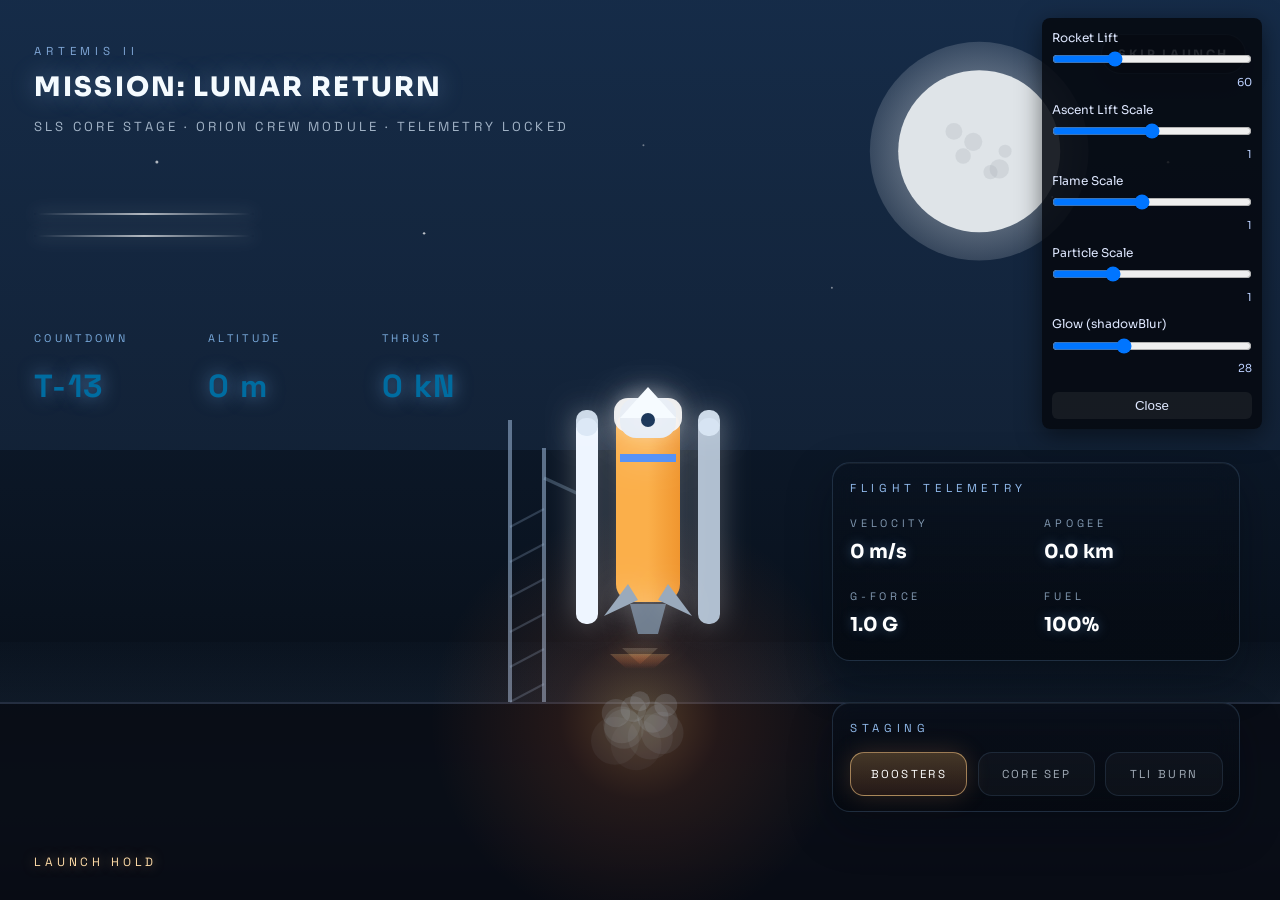
<file: index.html>
<!DOCTYPE html>
<html lang="en">
<head>
    <meta charset="UTF-8">
    <meta name="viewport" content="width=device-width, initial-scale=1.0">
    <title>Physics Study Hub</title>
    <link rel="preconnect" href="https://fonts.googleapis.com">
    <link rel="preconnect" href="https://fonts.gstatic.com" crossorigin>
    <link href="https://fonts.googleapis.com/css2?family=Sora:wght@400;600;700;800&family=Space+Grotesk:wght@500;700&display=swap" rel="stylesheet">
    <link rel="stylesheet" href="styles.css">
</head>
<body>
    <!-- ROCKET LAUNCH SIMULATOR -->
    <div id="railgun-intro" class="railgun-intro active">
        <canvas id="railgun-canvas"></canvas>
        <button class="skip-launch-btn" type="button" onclick="skipLaunchIntro()">Skip Launch</button>
        
        <div class="railgun-overlay">
            <div class="mission-banner">
                <div class="mission-kicker">ARTEMIS II</div>
                <div class="mission-title">MISSION: LUNAR RETURN</div>
                <div class="mission-subtitle">SLS CORE STAGE · ORION CREW MODULE · TELEMETRY LOCKED</div>
            </div>

            <div class="overlay-top"></div>
            
            <div class="stats-panel">
                <div class="stat-item">
                    <span class="stat-name">COUNTDOWN</span>
                    <span class="stat-value" id="charge-display">T-10</span>
                </div>
                <div class="stat-item">
                    <span class="stat-name">ALTITUDE</span>
                    <span class="stat-value" id="velocity-display">0 m</span>
                </div>
                <div class="stat-item">
                    <span class="stat-name">THRUST</span>
                    <span class="stat-value" id="field-display">0 kN</span>
                </div>
            </div>

            <div class="telemetry-panel">
                <div class="telemetry-header">FLIGHT TELEMETRY</div>
                <div class="telemetry-grid">
                    <div class="telemetry-item">
                        <span class="telemetry-label">VELOCITY</span>
                        <span class="telemetry-value" id="speed-display">0 m/s</span>
                    </div>
                    <div class="telemetry-item">
                        <span class="telemetry-label">APOGEE</span>
                        <span class="telemetry-value" id="apogee-display">0 km</span>
                    </div>
                    <div class="telemetry-item">
                        <span class="telemetry-label">G-FORCE</span>
                        <span class="telemetry-value" id="gforce-display">1.0 G</span>
                    </div>
                    <div class="telemetry-item">
                        <span class="telemetry-label">FUEL</span>
                        <span class="telemetry-value" id="fuel-display">100%</span>
                    </div>
                </div>
            </div>

            <div class="stage-panel">
                <div class="stage-header">STAGING</div>
                <div class="stage-track">
                    <div class="stage-step active" id="stage-1">BOOSTERS</div>
                    <div class="stage-step" id="stage-2">CORE SEP</div>
                    <div class="stage-step" id="stage-3">TLI BURN</div>
                </div>
            </div>
            
            <div class="status-bar">
                <span id="status-display">IGNITION SEQUENCE</span>
            </div>
        </div>
    </div>

    <nav class="navbar" style="display: none;">
        <div class="nav-container">
            <h1 class="logo">Physics Study Hub</h1>
            <div class="nav-controls">
                <button id="dark-mode-toggle" class="dark-mode-btn" aria-label="Toggle dark mode" title="Dark mode">🌙</button>
                <ul class="nav-menu">
                    <li><a href="#" onclick="showSection('notes')" class="nav-link">Notes</a></li>
                    <li><a href="#" onclick="showSection('flashcards')" class="nav-link">Flashcards</a></li>
                    <li><a href="#" onclick="showSection('timer')" class="nav-link">Timer</a></li>
                    <li><a href="#" onclick="showSection('quiz')" class="nav-link">Quiz</a></li>
                    <li><a href="#" onclick="showSection('problems')" class="nav-link">Problems</a></li>
                    <li><a href="#" onclick="showSection('resources')" class="nav-link">Resources</a></li>
                    <li><a href="#" onclick="showSection('exams')" class="nav-link">Practice Exams</a></li>
                    <li><a href="#" onclick="showSection('dashboard')" class="nav-link">Dashboard</a></li>
                    <li><a href="#" onclick="showSection('team')" class="nav-link">Team</a></li>
                    <li><a href="#" onclick="showSection('progress')" class="nav-link">Progress</a></li>
                    <li><a href="#" onclick="showSection('formulas')" class="nav-link">📋 Formulas</a></li>
                    <li><a href="#" onclick="showSection('apps')" class="nav-link">🔬 Apps & Labs</a></li>
                    <li><a href="#" onclick="showSection('tools')" class="nav-link">🛠️ Tools</a></li>
                    <li><a href="#" onclick="showSection('engr216')" class="nav-link">ENGR 216</a></li>
                </ul>
            </div>
        </div>
    </nav>

    <main style="display: none;">
        <section id="notes" class="section">
            <div class="section-header">
                <h2>📚 Study Notes</h2>
                <p>Review key concepts and topics from physics</p>
            </div>
            <div class="notes-container">
                <div class="notes-sidebar" id="notes-menu">
                    <button class="note-btn active" onclick="ContentManager.loadNotes('kinematics')">Kinematics & Motion</button>
                    <button class="note-btn" onclick="ContentManager.loadNotes('forces')">Forces & Newton's Laws</button>
                    <button class="note-btn" onclick="ContentManager.loadNotes('energy')">Energy & Work</button>
                    <button class="note-btn" onclick="ContentManager.loadNotes('momentum')">Momentum & Collisions</button>
                    <button class="note-btn" onclick="ContentManager.loadNotes('waves')">Waves & Sound</button>
                    <button class="note-btn" onclick="ContentManager.loadNotes('circular')">Circular Motion & Gravity</button>
                    <button class="note-btn" onclick="ContentManager.loadNotes('fluids')">Fluids & Pressure</button>
                    <button class="note-btn" onclick="ContentManager.loadNotes('thermodynamics')">Thermodynamics & Heat</button>
                    <button class="note-btn" onclick="ContentManager.loadNotes('electrostatics')">Electrostatics & Charge</button>
                    <button class="note-btn" onclick="ContentManager.loadNotes('magnetism')">Magnetism & EM Effects</button>
                    <button class="note-btn" onclick="ContentManager.loadNotes('optics')">Optics & Light</button>
                    <button class="note-btn" onclick="ContentManager.loadNotes('modern')">Modern Physics & Quantum</button>
                    <button class="note-btn" onclick="ContentManager.loadNotes('relativity')">Relativity & Space-Time</button>
                    <button class="note-btn" onclick="ContentManager.loadNotes('shm')">SHM & Oscillations</button>
                </div>
                <div id="notes-content" class="notes-content"></div>
            </div>
        </section>

        <section id="flashcards" class="section" style="display: none;">
            <div class="section-header">
                <h2>🃏 Flashcards</h2>
                <p>Study with interactive flashcards</p>
            </div>
            <div class="flashcards-container">
                <div id="flashcard-container" class="flashcard" onclick="Flashcard.toggle()">
                    <div class="flashcard-inner">
                        <div class="flashcard-front">Question</div>
                        <div class="flashcard-back">Answer</div>
                    </div>
                </div>
                <div class="flashcard-controls">
                    <button onclick="Flashcard.prev()" class="btn">← Previous</button>
                    <span id="card-counter">1 / 10</span>
                    <button onclick="Flashcard.next()" class="btn">Next →</button>
                </div>
                <div class="card-nav">
                    <button onclick="Flashcard.shuffle()" class="btn btn-primary">🔀 Shuffle</button>
                </div>
            </div>
        </section>

        <section id="timer" class="section" style="display: none;">
            <div class="section-header"><h2>⏱️ Study Timer</h2><p>Pomodoro-style focused study sessions</p></div>
            <div id="timer-content"></div>
        </section>

        <section id="quiz" class="section" style="display: none;">
            <div class="section-header"><h2>❓ Quiz Mode</h2><p>Test your knowledge with quizzes</p></div>
            <div class="quiz-container"><div id="quiz-content"></div></div>
        </section>

        <section id="problems" class="section" style="display: none;">
            <div class="section-header"><h2>📝 Practice Problems</h2><p>Work through problem solutions</p></div>
            <div class="problems-container">
                <div class="problems-sidebar" id="problems-menu">
                    <button class="problem-btn active" onclick="ContentManager.loadProblems('kinematics')">Kinematics</button>
                    <button class="problem-btn" onclick="ContentManager.loadProblems('forces')">Forces</button>
                    <button class="problem-btn" onclick="ContentManager.loadProblems('energy')">Energy</button>
                    <button class="problem-btn" onclick="ContentManager.loadProblems('momentum')">Momentum</button>
                    <button class="problem-btn" onclick="ContentManager.loadProblems('waves')">Waves</button>
                    <button class="problem-btn" onclick="ContentManager.loadProblems('circular')">Circular Motion</button>
                    <button class="problem-btn" onclick="ContentManager.loadProblems('fluids')">Fluids</button>
                    <button class="problem-btn" onclick="ContentManager.loadProblems('thermodynamics')">Thermodynamics</button>
                    <button class="problem-btn" onclick="ContentManager.loadProblems('electrostatics')">Electrostatics</button>
                    <button class="problem-btn" onclick="ContentManager.loadProblems('magnetism')">Magnetism</button>
                    <button class="problem-btn" onclick="ContentManager.loadProblems('optics')">Optics</button>
                    <button class="problem-btn" onclick="ContentManager.loadProblems('modern')">Modern Physics</button>
                    <button class="problem-btn" onclick="ContentManager.loadProblems('relativity')">Relativity</button>
                    <button class="problem-btn" onclick="ContentManager.loadProblems('shm')">SHM & Oscillations</button>
                </div>
                <div id="problems-content" class="problems-content"></div>
            </div>
        </section>

        <section id="resources" class="section" style="display: none;"><div class="section-header"><h2>📄 Study Resources</h2><p>Additional learning materials and references</p></div><div id="resources-content"></div></section>
        <section id="exams" class="section" style="display: none;"><div class="section-header"><h2>🧪 Practice Exams</h2><p>Full practice exams with automatic grading</p></div><div id="exam-content"></div></section>
        <section id="dashboard" class="section" style="display: none;"><div class="section-header"><h2>📈 Dashboard</h2><p>Quick summary of your study progress</p></div><div id="dashboard-content"></div></section>
        <section id="team" class="section" style="display: none;"><div class="section-header"><h2>👥 About</h2><p>Information about this project</p></div><div id="team-content"></div></section>
        <section id="progress" class="section" style="display: none;"><div class="section-header"><h2>📊 Your Progress</h2><p>Track your learning journey and achievements</p></div><div id="progress-content"></div></section>
        <section id="formulas" class="section" style="display: none;"><div class="section-header"><h2>📋 Formula Sheet</h2><p>Quick reference of all essential equations</p></div><div id="formulas-content"></div></section>
        <section id="apps" class="section" style="display: none;"><div class="section-header"><h2>🔬 Real-World Applications</h2><p>Physics in everyday life and modern technology</p></div><div id="apps-content"></div></section>
        <section id="tools" class="section" style="display: none;"><div class="section-header"><h2>🛠️ Study Tools & Resources</h2><p>Advanced learning tools and interactive simulations</p></div><div id="tools-content"></div></section>
        <section id="otherclass" class="section" style="display: none;">
            <div class="section-header">
                <h2>📘 Other Class</h2>
                <p>Imported content from another course — replace with your class materials.</p>
            </div>
            <div id="otherclass-content" class="notes-content"></div>
        </section>
        <section id="engr216" class="section" style="display: none;">
            <div class="section-header">
                <h2>🧰 ENGR 216 — Prof Ball</h2>
                <p>Exam-focused guidance, worked sequences, and flagged pitfalls for Prof Ball's style.</p>
            </div>
            <div id="engr216-content" class="notes-content"></div>
        </section>
    </main>

    <script src="data.js"></script>
    <script src="script.js"></script>
</body>
</html>
</file>
<file: styles.css>
* {
    margin: 0;
    padding: 0;
    box-sizing: border-box;
}

:root {
    --bg-1: #081f2e;
    --bg-2: #0f2b3c;
    --surface: rgba(246, 252, 255, 0.95);
    --surface-soft: rgba(255, 255, 255, 0.68);
    --text: #12212e;
    --muted: #456073;
    --brand: #0088c9;
    --brand-strong: #006ca0;
    --accent: #f0a620;
    --ok: #2ea26d;
    --warn: #ce7f08;
    --danger: #cc4e41;
    --shadow: 0 24px 56px rgba(3, 20, 31, 0.24);
}

body.dark-mode {
    --surface: #1a2332;
    --surface-soft: #0f192a;
    --text: #e4f1ff;
    --muted: #9cb3cc;
}

body.dark-mode .section {
    background: linear-gradient(155deg, #1a2332, #0f192a);
    border-color: rgba(255, 255, 255, 0.12);
}

body.dark-mode .notes-content,
body.dark-mode .problems-content,
body.dark-mode #quiz-content {
    background: #0f192a;
    border-color: rgba(255, 255, 255, 0.14);
}

body.dark-mode .note-btn,
body.dark-mode .problem-btn {
    background: #0d1620;
    border-color: rgba(255, 255, 255, 0.18);
    color: #d8eefa;
}

body.dark-mode .quiz-option {
    background: #0f192a;
    border-color: rgba(255, 255, 255, 0.15);
    color: #e4f1ff;
}

/* ============================================
   ROCKET LAUNCH SIMULATOR
   ============================================ */

.railgun-intro {
    position: fixed;
    inset: 0;
    z-index: 99999;
    overflow: hidden;
    background:
        radial-gradient(circle at 50% 110%, rgba(255, 138, 76, 0.35), transparent 25%),
        radial-gradient(circle at 50% 0%, rgba(81, 171, 255, 0.12), transparent 28%),
        linear-gradient(180deg, #07111e 0%, #0a1626 46%, #05080f 100%);
    opacity: 1;
    transition: opacity 0.7s ease-out;
    font-family: 'Space Grotesk', sans-serif;
}

.railgun-intro.active {
    opacity: 1;
    pointer-events: all;
}

.railgun-intro.hidden {
    opacity: 0;
    pointer-events: none;
    visibility: hidden;
}

.skip-launch-btn {
    position: absolute;
    top: clamp(18px, 3vw, 34px);
    right: clamp(18px, 3vw, 34px);
    z-index: 5;
    border: 1px solid rgba(159, 205, 255, 0.24);
    border-radius: 999px;
    padding: 0.75rem 1rem;
    background: rgba(7, 13, 24, 0.7);
    color: #eef6ff;
    font-family: 'Sora', sans-serif;
    font-size: 0.72rem;
    font-weight: 700;
    letter-spacing: 0.22em;
    text-transform: uppercase;
    cursor: pointer;
    box-shadow: 0 10px 24px rgba(0, 0, 0, 0.28);
    backdrop-filter: blur(10px);
    transition: transform 0.2s ease, border-color 0.2s ease, background 0.2s ease;
}

.skip-launch-btn:hover {
    transform: translateY(-1px);
    border-color: rgba(159, 205, 255, 0.48);
    background: rgba(11, 20, 34, 0.86);
}

.skip-launch-btn:focus-visible {
    outline: 2px solid rgba(159, 205, 255, 0.85);
    outline-offset: 3px;
}

#railgun-canvas {
    position: absolute;
    inset: 0;
    width: 100%;
    height: 100%;
}

.railgun-overlay {
    position: absolute;
    inset: 0;
    display: flex;
    flex-direction: column;
    justify-content: space-between;
    padding: clamp(22px, 3vw, 40px) clamp(22px, 3vw, 34px) clamp(18px, 2.2vw, 28px);
    pointer-events: none;
}

.mission-banner {
    display: grid;
    gap: 0.4rem;
    align-self: flex-start;
    max-width: 560px;
    padding: 0.2rem 0 0.5rem;
}

.mission-kicker {
    color: #9ecaff;
    font-size: 0.72rem;
    letter-spacing: 0.42em;
    text-transform: uppercase;
    opacity: 0.78;
}

.mission-title {
    color: #f5fbff;
    font-family: 'Sora', sans-serif;
    font-size: clamp(1.25rem, 2.1vw, 2.1rem);
    font-weight: 800;
    letter-spacing: 0.08em;
    text-transform: uppercase;
    text-shadow: 0 0 24px rgba(161, 203, 255, 0.35);
}

.mission-subtitle {
    color: rgba(215, 231, 248, 0.72);
    font-size: 0.82rem;
    letter-spacing: 0.24em;
    text-transform: uppercase;
}

.overlay-top {
    position: relative;
    height: 98px;
}

.overlay-top::before,
.overlay-top::after {
    content: '';
    position: absolute;
    left: 0;
    height: 2px;
    border-radius: 999px;
    background: linear-gradient(90deg, transparent, rgba(255, 255, 255, 0.9), transparent);
    box-shadow: 0 0 16px rgba(255, 255, 255, 0.45);
    animation: scanline 2.4s ease-out forwards;
}

.overlay-top::before {
    top: 28px;
    width: 220px;
}

.overlay-top::after {
    top: 50px;
    width: 150px;
    opacity: 0.72;
    animation-delay: 0.35s;
}

@keyframes scanline {
    0% { width: 0; opacity: 0.15; }
    100% { width: 220px; opacity: 0.75; }
}

.stats-panel {
    display: flex;
    gap: clamp(24px, 5vw, 72px);
    align-items: flex-end;
    flex-wrap: wrap;
    margin-top: 0.35rem;
}

.stat-item {
    display: flex;
    flex-direction: column;
    gap: 8px;
    min-width: 110px;
}

.stat-name {
    color: #8fc7ff;
    font-size: 11px;
    letter-spacing: 0.3em;
    text-transform: uppercase;
    opacity: 0.82;
}

.stat-value {
    color: #ffffff;
    font-family: 'Sora', sans-serif;
    font-weight: 800;
    font-size: clamp(22px, 3vw, 34px);
    letter-spacing: 0.04em;
    text-shadow: 0 0 18px rgba(130, 191, 255, 0.55);
}

.status-bar {
    color: #ffdca8;
    font-size: 12px;
    letter-spacing: 0.32em;
    text-transform: uppercase;
    text-shadow: 0 0 12px rgba(255, 197, 119, 0.55);
    animation: blink 1.1s steps(2, end) infinite;
}

#status-display {
    display: inline-block;
}

.telemetry-panel {
    align-self: flex-end;
    width: min(100%, 408px);
    padding: 1rem 1.05rem;
    border: 1px solid rgba(143, 199, 255, 0.16);
    border-radius: 18px;
    background: linear-gradient(180deg, rgba(8, 16, 28, 0.38), rgba(5, 9, 16, 0.74));
    box-shadow: 0 18px 44px rgba(4, 8, 16, 0.35), inset 0 1px 0 rgba(255, 255, 255, 0.05);
    backdrop-filter: blur(12px);
    margin-right: 0.35rem;
}

.telemetry-header,
.stage-header {
    color: #9ecaff;
    font-size: 0.72rem;
    letter-spacing: 0.4em;
    text-transform: uppercase;
    opacity: 0.92;
}

.telemetry-grid {
    display: grid;
    grid-template-columns: repeat(2, minmax(0, 1fr));
    gap: 0.85rem 1rem;
    margin-top: 0.9rem;
}

.telemetry-item {
    display: grid;
    gap: 0.3rem;
    padding: 0.2rem 0;
}

.telemetry-label {
    color: rgba(183, 212, 242, 0.7);
    font-size: 0.68rem;
    letter-spacing: 0.34em;
    text-transform: uppercase;
}

.telemetry-value {
    color: #ffffff;
    font-family: 'Sora', sans-serif;
    font-size: clamp(1rem, 1.5vw, 1.25rem);
    font-weight: 700;
    text-shadow: 0 0 12px rgba(130, 191, 255, 0.35);
}

.stage-panel {
    align-self: flex-end;
    width: min(100%, 408px);
    padding: 1rem 1.05rem 0.95rem;
    border: 1px solid rgba(143, 199, 255, 0.16);
    border-radius: 18px;
    background: linear-gradient(180deg, rgba(10, 18, 31, 0.45), rgba(5, 9, 16, 0.82));
    box-shadow: 0 18px 44px rgba(4, 8, 16, 0.3), inset 0 1px 0 rgba(255, 255, 255, 0.04);
    backdrop-filter: blur(12px);
    margin-right: 0.35rem;
}

.stage-track {
    display: grid;
    grid-template-columns: repeat(3, minmax(0, 1fr));
    gap: 0.65rem;
    margin-top: 0.9rem;
}

.stage-step {
    position: relative;
    padding: 0.75rem 0.7rem;
    border-radius: 14px;
    background: rgba(255, 255, 255, 0.03);
    border: 1px solid rgba(143, 199, 255, 0.12);
    color: rgba(224, 237, 249, 0.7);
    font-size: 0.72rem;
    letter-spacing: 0.2em;
    text-transform: uppercase;
    text-align: center;
}

.stage-step.active {
    color: #ffffff;
    border-color: rgba(255, 204, 136, 0.55);
    background: linear-gradient(180deg, rgba(255, 184, 94, 0.25), rgba(255, 130, 59, 0.12));
    box-shadow: 0 0 24px rgba(255, 166, 92, 0.18);
}

@keyframes blink {
    0%, 49% { opacity: 1; }
    50%, 100% { opacity: 0.55; }
}

body.dark-mode .quiz-option {
    background: #0f192a;
    border-color: rgba(255, 255, 255, 0.15);
    color: #e4f1ff;
}

body.dark-mode .problem-item {
    background: #0d1620;
    border-color: rgba(255, 255, 255, 0.15);
    color: #e4f1ff;
}

body.dark-mode .progress-stat {
    background: #0d1620;
    border-color: rgba(255, 255, 255, 0.15);
}

body.dark-mode .resource-card {
    background: #0d1620;
    border-color: rgba(255, 255, 255, 0.15);
}

/* Dashboard */
.dashboard-grid {
    display: grid;
    grid-template-columns: repeat(auto-fit, minmax(180px, 1fr));
    gap: 1rem;
}

.dashboard-card {
    background: #f7fcff;
    border: 1px solid #d5e6f0;
    border-radius: 12px;
    padding: 1.25rem;
    text-align: center;
    transition: all 0.3s cubic-bezier(0.4, 0, 0.2, 1);
    cursor: pointer;
    position: relative;
    overflow: hidden;
}

.dashboard-card::before {
    content: '';
    position: absolute;
    top: 0;
    left: -100%;
    width: 100%;
    height: 100%;
    background: linear-gradient(90deg, transparent, rgba(255, 255, 255, 0.5), transparent);
    transition: left 0.5s ease;
}

.dashboard-card:hover {
    transform: translateY(-4px);
    box-shadow: 0 12px 28px rgba(0, 136, 201, 0.15);
    border-color: var(--brand);
}

.dashboard-card:hover::before {
    left: 100%;
}

.dashboard-card h3 {
    color: #17364d;
    font-family: 'Space Grotesk', sans-serif;
    margin-bottom: 0.75rem;
    position: relative;
    z-index: 1;
}

.progress-hero {
    display: flex;
    justify-content: space-between;
    gap: 1rem;
    align-items: end;
    padding: 1.25rem 1.35rem;
    background: linear-gradient(140deg, rgba(0, 136, 201, 0.12), rgba(240, 166, 32, 0.1));
    border: 1px solid #d5e6f0;
    border-radius: 16px;
    margin-bottom: 1.2rem;
}

.progress-hero h3,
.progress-card h3 {
    font-family: 'Space Grotesk', sans-serif;
    color: #17364d;
    margin-bottom: 0.4rem;
}

.progress-hero p {
    color: var(--muted);
    margin: 0;
}

.progress-hero-stats {
    display: grid;
    grid-template-columns: repeat(3, minmax(0, 1fr));
    gap: 0.8rem;
    min-width: min(360px, 100%);
}

.progress-hero-stats div {
    background: #ffffff;
    border: 1px solid #d5e6f0;
    border-radius: 14px;
    padding: 0.8rem;
    text-align: center;
}

.progress-hero-stats strong {
    display: block;
    font-family: 'Space Grotesk', sans-serif;
    font-size: 1.3rem;
    color: var(--brand-strong);
}

.progress-hero-stats span {
    color: var(--muted);
    font-size: 0.84rem;
}

.progress-tracks {
    display: grid;
    grid-template-columns: repeat(2, minmax(0, 1fr));
    gap: 1rem;
}

.progress-track,
.progress-card {
    background: #f7fcff;
    border: 1px solid #d5e6f0;
    border-radius: 16px;
    padding: 1rem 1.05rem;
}

.progress-track-head {
    display: flex;
    justify-content: space-between;
    gap: 0.75rem;
    align-items: baseline;
    margin-bottom: 0.7rem;
}

.progress-track-head h4 {
    color: #17364d;
    font-family: 'Space Grotesk', sans-serif;
    font-size: 0.98rem;
}

.progress-track-head span {
    color: var(--brand-strong);
    font-weight: 800;
}

.progress-details {
    display: grid;
    grid-template-columns: 1.1fr 1fr 1fr;
    gap: 1rem;
    margin-top: 1rem;
}

.progress-milestones {
    margin: 0;
    padding-left: 1.1rem;
    color: #264053;
}

.progress-milestones li + li {
    margin-top: 0.45rem;
}

.progress-note p {
    color: #264053;
    margin-bottom: 0.45rem;
}

body.dark-mode .progress-hero,
body.dark-mode .progress-track,
body.dark-mode .progress-card,
body.dark-mode .progress-hero-stats div {
    background: #0f192a;
    border-color: rgba(255, 255, 255, 0.15);
}

body.dark-mode .progress-hero h3,
body.dark-mode .progress-card h3,
body.dark-mode .progress-track-head h4,
body.dark-mode .progress-note p,
body.dark-mode .progress-milestones {
    color: #e4f1ff;
}

.dashboard-value {
    font-size: 2rem;
    font-weight: 800;
    color: var(--brand-strong);
    font-family: 'Space Grotesk', sans-serif;
    position: relative;
    z-index: 1;
}

body.dark-mode .dashboard-card {
    background: #0f192a;
    border-color: rgba(255, 255, 255, 0.15);
}

body.dark-mode .dashboard-card h3 {
    color: #e4f1ff;
}

/* Team */
.team-grid {
    display: grid;
    grid-template-columns: repeat(auto-fit, minmax(220px, 1fr));
    gap: 1rem;
}

.team-card {
    background: #f7fcff;
    border: 1px solid #d5e6f0;
    border-radius: 12px;
    padding: 1.25rem;
}

.team-name {
    font-family: 'Space Grotesk', sans-serif;
    font-size: 1.15rem;
    font-weight: 700;
    color: #17364d;
}

.team-role {
    color: var(--brand);
    font-weight: 700;
    margin: 0.25rem 0 0.75rem;
}

.team-desc {
    color: var(--muted);
    margin: 0;
}

body.dark-mode .team-card {
    background: #0f192a;
    border-color: rgba(255, 255, 255, 0.15);
}

body.dark-mode .team-name {
    color: #e4f1ff;
}

/* Practice Exams */
.exam-shell {
    max-width: 900px;
    margin: 0 auto;
}

.exam-menu {
    display: grid;
    grid-template-columns: 1fr;
    gap: 1rem;
    margin-bottom: 1.5rem;
}

.exam-choice {
    border: 1px solid #d5e6f0;
    background: #f7fcff;
    border-radius: 12px;
    padding: 1rem;
    cursor: pointer;
    text-align: left;
    display: flex;
    flex-direction: column;
    gap: 0.25rem;
    transition: 0.2s ease;
}

.exam-choice:hover {
    border-color: var(--brand);
    transform: translateY(-1px);
}

.exam-choice-primary {
    align-items: center;
    justify-content: center;
    text-align: center;
    min-height: 84px;
}

.exam-choice strong {
    color: #17364d;
}

.exam-choice span {
    color: var(--muted);
    font-size: 0.9rem;
}

.exam-content {
    background: #f7fcff;
    border: 1px solid #d5e6f0;
    border-radius: 14px;
    padding: 1.5rem;
    min-height: 220px;
}

.exam-intro {
    color: var(--muted);
}

.exam-question-card h3 {
    color: #17364d;
    margin-bottom: 1rem;
}

.exam-meta {
    color: var(--brand);
    font-weight: 700;
    margin-bottom: 0.6rem;
}

.exam-options {
    display: grid;
    gap: 0.75rem;
    margin: 1rem 0 1.25rem;
}

.exam-option {
    display: flex;
    align-items: flex-start;
    gap: 0.75rem;
    padding: 0.85rem 1rem;
    border: 1px solid #d5e6f0;
    border-radius: 10px;
    background: white;
    cursor: pointer;
}

.exam-option input {
    margin-top: 0.2rem;
}

.exam-controls {
    display: flex;
    justify-content: space-between;
    gap: 1rem;
}

.exam-results {
    text-align: center;
}

.exam-score {
    font-size: 3rem;
    font-weight: 800;
    color: var(--brand);
    margin: 0.75rem 0;
}

body.dark-mode .exam-choice,
body.dark-mode .exam-content,
body.dark-mode .exam-option {
    background: #0f192a;
    border-color: rgba(255, 255, 255, 0.15);
}

body.dark-mode .exam-choice strong,
body.dark-mode .exam-question-card h3 {
    color: #e4f1ff;
}

body {
    font-family: 'Sora', 'Segoe UI', sans-serif;
    color: var(--text);
    line-height: 1.6;
    min-height: 100vh;
    background:
        radial-gradient(circle at 5% 5%, #2eaad833 0%, transparent 35%),
        radial-gradient(circle at 95% 14%, #f0a62030 0%, transparent 38%),
        linear-gradient(155deg, var(--bg-1), var(--bg-2));
}

.navbar {
    position: sticky;
    top: 0;
    z-index: 1000;
    border-bottom: 1px solid rgba(255, 255, 255, 0.18);
    background: rgba(6, 27, 41, 0.78);
    backdrop-filter: blur(14px);
}

.nav-container {
    max-width: 1200px;
    margin: 0 auto;
    padding: 1rem 2rem;
    display: flex;
    align-items: center;
    justify-content: space-between;
    gap: 1rem;
}

.nav-controls {
    display: flex;
    align-items: center;
    gap: 1rem;
}

.dark-mode-btn {
    border: none;
    background: rgba(255, 255, 255, 0.14);
    color: #f4fbff;
    font-size: 1.1rem;
    padding: 0.45rem 0.65rem;
    border-radius: 8px;
    cursor: pointer;
    transition: 0.2s ease;
}

.dark-mode-btn:hover {
    background: rgba(255, 255, 255, 0.25);
}

body.dark-mode .dark-mode-btn::after {
    content: "☀️";
}

.logo {
    font-family: 'Space Grotesk', sans-serif;
    font-size: 1.45rem;
    letter-spacing: 0.02em;
    color: #f4fbff;
}

.nav-menu {
    display: flex;
    list-style: none;
    flex-wrap: wrap;
    gap: 0.6rem;
}

.nav-link {
    display: inline-block;
    color: #d8eefa;
    text-decoration: none;
    font-size: 0.92rem;
    font-weight: 700;
    letter-spacing: 0.02em;
    padding: 0.5rem 0.85rem;
    border-radius: 999px;
    transition: all 0.3s cubic-bezier(0.4, 0, 0.2, 1);
    position: relative;
}

.nav-link::before {
    content: '';
    position: absolute;
    bottom: -2px;
    left: 0;
    width: 0;
    height: 2px;
    background: linear-gradient(90deg, var(--brand), var(--accent));
    transition: width 0.3s ease;
}

.nav-link:hover {
    background: rgba(255, 255, 255, 0.14);
    color: #ffffff;
    transform: translateY(-2px);
}

.nav-link:hover::before {
    width: 100%;
}

main {
    max-width: 1200px;
    margin: 1.8rem auto 2.8rem;
    padding: 0 1rem;
}

.section {
    background: linear-gradient(155deg, var(--surface), var(--surface-soft));
    border-radius: 22px;
    padding: 2rem;
    border: 1px solid rgba(255, 255, 255, 0.55);
    box-shadow: var(--shadow);
    animation: section-enter 0.5s ease;
}

.section > * {
    animation: rise-in 0.45s ease both;
}

.section > *:nth-child(2) { animation-delay: 70ms; }
.section > *:nth-child(3) { animation-delay: 120ms; }

@keyframes section-enter {
    from { opacity: 0; transform: translateY(18px) scale(0.99); }
    to { opacity: 1; transform: translateY(0) scale(1); }
}

@keyframes rise-in {
    from { opacity: 0; transform: translateY(10px); }
    to { opacity: 1; transform: translateY(0); }
}

@keyframes pulse-glow {
    0%, 100% { box-shadow: var(--shadow); }
    50% { box-shadow: var(--shadow), 0 0 20px rgba(0, 136, 201, 0.3); }
}

@keyframes slide-in-left {
    from { opacity: 0; transform: translateX(-20px); }
    to { opacity: 1; transform: translateX(0); }
}

@keyframes slide-in-right {
    from { opacity: 0; transform: translateX(20px); }
    to { opacity: 1; transform: translateX(0); }
}

@keyframes bounce-in {
    0% { opacity: 0; transform: scale(0.85); }
    60% { opacity: 1; transform: scale(1.05); }
    100% { transform: scale(1); }
}

@keyframes fade-in-scale {
    from { opacity: 0; transform: scale(0.95); }
    to { opacity: 1; transform: scale(1); }
}

.section-header {
    text-align: center;
    margin-bottom: 1.8rem;
    padding-bottom: 1.4rem;
    border-bottom: 1px solid #d7e4ec;
}

.section-header h2 {
    font-family: 'Space Grotesk', sans-serif;
    letter-spacing: 0.02em;
    font-size: clamp(1.45rem, 1.1rem + 1.2vw, 2rem);
    color: #112438;
}

.section-header p {
    color: var(--muted);
    margin-top: 0.35rem;
}

.notes-container,
.problems-container {
    display: grid;
    grid-template-columns: minmax(220px, 260px) 1fr;
    gap: 1.2rem;
}

.notes-sidebar,
.problems-sidebar {
    display: flex;
    flex-direction: column;
    gap: 0.65rem;
}

.note-btn,
.problem-btn {
    width: 100%;
    text-align: left;
    border: 1px solid #c5d9e6;
    background: #f3f9fd;
    color: #153246;
    border-radius: 12px;
    padding: 0.8rem 0.9rem;
    font-weight: 600;
    cursor: pointer;
    transition: all 0.3s cubic-bezier(0.4, 0, 0.2, 1);
    position: relative;
    overflow: hidden;
}

.note-btn::after,
.problem-btn::after {
    content: '';
    position: absolute;
    bottom: 0;
    left: 0;
    width: 100%;
    height: 3px;
    background: linear-gradient(90deg, var(--brand), var(--accent));
    transform: scaleX(0);
    transform-origin: left;
    transition: transform 0.3s ease;
}

.note-btn:hover,
.problem-btn:hover,
.note-btn.active,
.problem-btn.active {
    background: linear-gradient(120deg, var(--brand), #0ca5d8);
    color: #ffffff;
    border-color: transparent;
    transform: translateX(4px);
    box-shadow: 0 4px 12px rgba(0, 136, 201, 0.2);
}

.note-btn:hover::after,
.problem-btn:hover::after,
.note-btn.active::after,
.problem-btn.active::after {
    transform: scaleX(1);
}

.notes-content,
.problems-content,
#quiz-content {
    background: #f7fcff;
    border: 1px solid #d5e6f0;
    border-radius: 14px;
    padding: 1.25rem;
    max-height: 620px;
    overflow-y: auto;
}

.note-item h3 {
    font-family: 'Space Grotesk', sans-serif;
    color: var(--brand-strong);
    margin-bottom: 0.45rem;
}

.note-item + .note-item {
    margin-top: 1.3rem;
}

.note-item p,
.note-item ul,
.problem-item .problem-statement {
    color: #264053;
}

.flashcards-container {
    display: flex;
    flex-direction: column;
    align-items: center;
    gap: 1.3rem;
}

.flashcard {
    perspective: 1000px;
    width: min(780px, 100%);
    height: clamp(250px, 45vw, 390px);
    cursor: pointer;
}

.flashcard-inner {
    position: relative;
    width: 100%;
    height: 100%;
    transition: transform 0.55s ease;
    transform-style: preserve-3d;
}

.flashcard.flipped .flashcard-inner {
    transform: rotateY(180deg);
}

.flashcard-front,
.flashcard-back {
    position: absolute;
    width: 100%;
    height: 100%;
    border-radius: 18px;
    display: flex;
    align-items: center;
    justify-content: center;
    backface-visibility: hidden;
    text-align: center;
    padding: 1.4rem;
    font-size: clamp(1rem, 0.9rem + 0.8vw, 1.45rem);
    font-weight: 700;
    color: #ffffff;
    box-shadow: 0 8px 32px rgba(0, 136, 201, 0.2);
    transition: opacity 0.18s ease;
}

.flashcard-front {
    background: linear-gradient(125deg, #0088c9, #0f5172);
}

.flashcard-back {
    background: linear-gradient(125deg, #e99e1c, #cc4e41);
    transform: rotateY(180deg);
}

.flashcard:not(.flipped) .flashcard-back {
    visibility: hidden;
    opacity: 0;
}

.flashcard.flipped .flashcard-front {
    visibility: hidden;
    opacity: 0;
}

.flashcard.flipped .flashcard-back {
    visibility: visible;
    opacity: 1;
}

.flashcard-controls,
.card-nav {
    display: flex;
    align-items: center;
    justify-content: center;
    gap: 0.7rem;
    flex-wrap: wrap;
}

#card-counter {
    min-width: 84px;
    text-align: center;
    font-weight: 800;
    color: #10344b;
}

.quiz-container {
    max-width: 800px;
    margin: 0 auto;
}

.quiz-question-container h3 {
    margin-bottom: 1rem;
    color: #17344c;
}

.quiz-options {
    display: grid;
    gap: 0.75rem;
    margin: 1rem 0 1.25rem;
}

.quiz-option {
    display: flex;
    align-items: center;
    gap: 0.75rem;
    border: 1px solid #c7dbe7;
    border-radius: 10px;
    background: #ffffff;
    padding: 0.85rem;
    cursor: pointer;
    transition: all 0.3s cubic-bezier(0.4, 0, 0.2, 1);
    position: relative;
    overflow: hidden;
}

.quiz-option input {
    margin: 0;
    flex: 0 0 auto;
}

.quiz-controls {
    display: flex;
    gap: 0.75rem;
    flex-wrap: wrap;
}

.quiz-controls button {
    flex: 1 1 140px;
}

.quiz-option::before {
    content: '';
    position: absolute;
    top: 0;
    left: -100%;
    width: 100%;
    height: 100%;
    background: var(--brand);
    opacity: 0.05;
    transition: left 0.4s ease;
    z-index: 0;
}

.quiz-option:hover {
    border-color: var(--brand);
    background: #eaf7ff;
    transform: translateX(4px);
    box-shadow: 0 2px 8px rgba(0, 136, 201, 0.12);
}

.quiz-option:hover::before {
    left: 0;
}

.quiz-option.selected { background: var(--brand); color: #fff; border-color: var(--brand); }
.quiz-option.correct { background: var(--ok); color: #fff; border-color: var(--ok); }
.quiz-option.wrong { background: var(--danger); color: #fff; border-color: var(--danger); }

.problem-item {
    border: 1px solid #d5e3eb;
    border-left: 5px solid var(--accent);
    border-radius: 12px;
    background: #ffffff;
    padding: 1.05rem;
}

.problem-item + .problem-item {
    margin-top: 1rem;
}

.problem-item h4 {
    font-family: 'Space Grotesk', sans-serif;
    color: #17344c;
    margin-bottom: 0.35rem;
}

.problem-item .problem-solution {
    display: none;
    margin-top: 0.7rem;
    padding: 0.75rem;
    border-radius: 10px;
    background: #f4f9fc;
    color: #1f3b50;
    border: 1px solid #d3e4ee;
}

.problem-item .problem-solution.show {
    display: block;
}

.progress-container {
    display: grid;
    grid-template-columns: repeat(auto-fit, minmax(230px, 1fr));
    gap: 1rem;
}

.progress-stat {
    background: #f7fcff;
    border: 1px solid #d7e8f1;
    border-radius: 14px;
    padding: 1.1rem;
    text-align: center;
}

.progress-stat h3 {
    color: #17364d;
    font-size: 0.98rem;
}

.stat-value {
    font-family: 'Space Grotesk', sans-serif;
    color: var(--brand-strong);
    font-size: 2rem;
    font-weight: 800;
    margin: 0.35rem 0 0.6rem;
}

.progress-bar {
    height: 10px;
    background: #d6e4ed;
    border-radius: 999px;
    overflow: hidden;
}

.progress-fill {
    height: 100%;
    width: 0;
    background: linear-gradient(90deg, var(--brand), var(--accent));
    transition: width 0.6s cubic-bezier(0.4, 0, 0.2, 1);
    animation: progress-shimmer 2s infinite;
}

@keyframes progress-shimmer {
    0%, 100% { opacity: 1; }
    50% { opacity: 0.8; }
}

.resources-grid {
    display: grid;
    grid-template-columns: repeat(auto-fit, minmax(230px, 1fr));
    gap: 1rem;
}

.resource-card {
    border-radius: 14px;
    background: #f8fcff;
    border: 1px solid #dbe9f2;
    padding: 1rem;
    transition: all 0.3s cubic-bezier(0.4, 0, 0.2, 1);
    cursor: pointer;
    position: relative;
    overflow: hidden;
}

.resource-card::before {
    content: '';
    position: absolute;
    top: -100%;
    left: 0;
    width: 100%;
    height: 100%;
    background: linear-gradient(135deg, transparent, rgba(0, 136, 201, 0.1), transparent);
    transition: top 0.5s ease;
}

.resource-card:hover {
    transform: translateY(-4px);
    box-shadow: 0 8px 24px rgba(0, 136, 201, 0.12);
    border-color: var(--brand);
}

.resource-card:hover::before {
    top: 100%;
}

.resource-card h3 {
    font-family: 'Space Grotesk', sans-serif;
    color: #123248;
    margin-bottom: 0.35rem;
    font-size: 1.05rem;
    position: relative;
    z-index: 1;
}

.resource-card p {
    color: #3f5f71;
    margin-bottom: 0.9rem;
    position: relative;
    z-index: 1;
}

.btn {
    border: none;
    border-radius: 10px;
    padding: 0.7rem 1rem;
    color: #fff;
    text-decoration: none;
    font-weight: 700;
    cursor: pointer;
    transition: all 0.3s cubic-bezier(0.4, 0, 0.2, 1);
    display: inline-block;
    position: relative;
    overflow: hidden;
}

.btn::before {
    content: '';
    position: absolute;
    top: 50%;
    left: 50%;
    width: 0;
    height: 0;
    border-radius: 50%;
    background: rgba(255, 255, 255, 0.3);
    transform: translate(-50%, -50%);
    transition: width 0.6s, height 0.6s;
}

.btn:hover::before {
    width: 300px;
    height: 300px;
}

.btn:hover {
    transform: translateY(-2px);
    box-shadow: 0 8px 24px rgba(0, 0, 0, 0.2);
    filter: brightness(1.08);
}

.btn:active {
    transform: translateY(0);
}

.btn-primary { background: linear-gradient(120deg, var(--brand), #0ea3d7); }
.btn-secondary { background: linear-gradient(120deg, #2ea26d, #1f7d55); }
.btn-danger { background: linear-gradient(120deg, #cc4e41, #a83f35); }
.btn-warning,
.btn-medium { background: linear-gradient(120deg, #dc9324, #b8791d); }
.btn-hard { background: linear-gradient(120deg, #cc4e41, #a83f35); }
.btn-easy { background: linear-gradient(120deg, #2ea26d, #1f7d55); }

#quiz-difficulty {
    display: flex;
    flex-wrap: wrap;
    justify-content: center;
    gap: 0.7rem;
}

#quiz-timer {
    background: #fff4e8;
    border: 1px solid #f2d2aa;
    border-left: 4px solid var(--warn);
    border-radius: 10px;
}

#timer-display {
    font-family: 'Space Grotesk', monospace;
    color: #9b5a07;
}

::-webkit-scrollbar { width: 8px; }
::-webkit-scrollbar-thumb { background: #9fc6db; border-radius: 99px; }
::-webkit-scrollbar-track { background: #ecf4f9; }

@media (max-width: 900px) {
    .notes-container,
    .problems-container {
        grid-template-columns: 1fr;
    }
}

@media (max-width: 680px) {
    .nav-container {
        flex-direction: column;
        align-items: flex-start;
    }

    .nav-menu {
        width: 100%;
        gap: 0.45rem;
    }

    .nav-link {
        font-size: 0.85rem;
        padding: 0.4rem 0.72rem;
    }

    main {
        padding: 0 0.6rem;
    }

    .section {
        border-radius: 16px;
        padding: 1.2rem;
    }

    .flashcard {
        height: 280px;
    }
}

/* Timer Section */
.timer-container {
    text-align: center;
}

.timer-display {
    background: linear-gradient(135deg, var(--brand), #0f5172);
    border-radius: 20px;
    padding: 2rem;
    margin-bottom: 1.5rem;
    color: white;
}

.timer-time {
    font-size: clamp(3rem, 10vw, 6rem);
    font-family: 'Space Grotesk', monospace;
    font-weight: 800;
    margin-bottom: 0.5rem;
    letter-spacing: 0.05em;
}

.timer-label {
    font-size: 1.1rem;
    opacity: 0.9;
}

.timer-controls {
    display: flex;
    justify-content: center;
    gap: 0.7rem;
    margin-bottom: 1.2rem;
    flex-wrap: wrap;
}

.timer-presets {
    display: flex;
    gap: 0.5rem;
    justify-content: center;
    margin-bottom: 1.2rem;
    flex-wrap: wrap;
}

.timer-preset {
    padding: 0.6rem 1rem;
    background: #f7fcff;
    border: 1px solid #d5e6f0;
    border-radius: 20px;
    cursor: pointer;
    font-weight: 600;
    transition: 0.2s ease;
}

.timer-preset:hover {
    background: var(--brand);
    color: white;
    border-color: var(--brand);
}

.timer-stats {
    color: var(--muted);
    font-weight: 600;
    margin-top: 1rem;
}

/* Achievements Section */
.achievements-section {
    margin-top: 2rem;
    padding-top: 1.5rem;
    border-top: 1px solid #d7e4ec;
}

.achievements-section h3 {
    font-family: 'Space Grotesk', sans-serif;
    color: #17364d;
    margin-bottom: 1rem;
}

.achievements-grid {
    display: grid;
    grid-template-columns: repeat(auto-fit, minmax(200px, 1fr));
    gap: 1rem;
    margin-bottom: 1.5rem;
}

.achievement {
    display: flex;
    align-items: center;
    gap: 1rem;
    padding: 1rem;
    background: #f7fcff;
    border: 2px solid #d5e6f0;
    border-radius: 12px;
    opacity: 0.5;
    transition: 0.3s ease;
}

.achievement.unlocked {
    opacity: 1;
    border-color: var(--accent);
    background: #fffbf0;
}

.achievement-icon {
    font-size: 2rem;
}

.achievement-text strong {
    display: block;
    color: #17364d;
    font-size: 0.95rem;
}

.achievement-text p {
    color: var(--muted);
    font-size: 0.8rem;
    margin: 0.2rem 0 0;
}

/* Shortcuts Section */
.shortcuts-section {
    margin-top: 1.5rem;
    padding-top: 1.5rem;
    border-top: 1px solid #d7e4ec;
}

.shortcuts-section h3 {
    font-family: 'Space Grotesk', sans-serif;
    color: #17364d;
    margin-bottom: 1rem;
}

.shortcuts-grid {
    display: grid;
    grid-template-columns: repeat(auto-fit, minmax(250px, 1fr));
    gap: 1rem;
}

.shortcut {
    display: flex;
    align-items: center;
    gap: 0.8rem;
    padding: 0.8rem;
    background: #f7fcff;
    border-radius: 10px;
    border: 1px solid #d5e6f0;
}

kbd {
    display: inline-block;
    padding: 0.3rem 0.6rem;
    background: #e8f1f8;
    border: 1px solid #c5d9e6;
    border-radius: 5px;
    font-family: monospace;
    font-size: 0.85rem;
    font-weight: 700;
    color: #17364d;
}

.shortcut span {
    color: var(--muted);
}

/* ============ FORMULA SHEET ============ */
.formulas-grid {
    display: grid;
    grid-template-columns: repeat(auto-fill, minmax(300px, 1fr));
    gap: 2rem;
    margin: 2rem 0;
}

.formula-card {
    background: linear-gradient(135deg, #f8fcff 0%, #eef7ff 100%);
    border: 2px solid var(--brand);
    border-radius: 12px;
    padding: 1.5rem;
    transition: all 0.3s cubic-bezier(0.4, 0, 0.2, 1);
}

.formula-card:hover {
    transform: translateY(-4px);
    box-shadow: 0 12px 32px rgba(0, 136, 201, 0.15);
}

.formula-card h3 {
    color: var(--brand);
    margin-bottom: 1rem;
    font-size: 1.1rem;
    border-bottom: 2px solid rgba(0, 136, 201, 0.3);
    padding-bottom: 0.5rem;
}

.formula-item {
    font-family: 'Courier New', monospace;
    color: #1a1a1a;
    padding: 0.6rem;
    margin: 0.5rem 0;
    background: rgba(255, 255, 255, 0.8);
    border-radius: 6px;
    font-size: 0.95rem;
    line-height: 1.5;
}

/* ============ APPLICATIONS ============ */
.apps-grid {
    display: grid;
    grid-template-columns: repeat(auto-fill, minmax(280px, 1fr));
    gap: 2rem;
    margin: 2rem 0;
}

.app-card {
    background: linear-gradient(135deg, #fff9f0 0%, #ffe8d6 100%);
    border: 2px solid var(--accent);
    border-radius: 12px;
    padding: 1.5rem;
    transition: all 0.3s cubic-bezier(0.4, 0, 0.2, 1);
}

.app-card:hover {
    transform: translateY(-4px);
    box-shadow: 0 12px 32px rgba(240, 166, 32, 0.15);
}

.app-card h3 {
    color: #d97706;
    margin-bottom: 1rem;
    font-size: 1.1rem;
}

.app-item {
    padding: 0.7rem;
    margin: 0.6rem 0;
    background: rgba(255, 255, 255, 0.9);
    border-left: 3px solid var(--accent);
    border-radius: 4px;
    font-size: 0.95rem;
}

/* ============ TOOLS SECTION ============ */
.tools-container {
    max-width: 1200px;
    margin: 0 auto;
}

.tools-section {
    background: linear-gradient(135deg, #f0f9ff 0%, #e0efff 100%);
    border: 2px solid var(--brand);
    border-radius: 12px;
    padding: 2rem;
    margin: 2rem 0;
}

.tools-section h3 {
    color: var(--brand);
    margin-bottom: 1.5rem;
    font-size: 1.3rem;
    border-bottom: 3px solid var(--brand);
    padding-bottom: 0.5rem;
}

/* Videos Grid */
.videos-grid {
    display: grid;
    grid-template-columns: repeat(auto-fill, minmax(250px, 1fr));
    gap: 1.5rem;
}

.video-card {
    background: white;
    border: 2px solid #e0e0e0;
    border-radius: 10px;
    padding: 1.2rem;
    text-decoration: none;
    color: #1a1a1a;
    transition: all 0.3s ease;
    display: flex;
    flex-direction: column;
    align-items: center;
    text-align: center;
    cursor: pointer;
}

.video-card:hover {
    border-color: var(--brand);
    background: #f0f9ff;
    transform: translateY(-3px);
    box-shadow: 0 8px 20px rgba(0, 136, 201, 0.12);
}

.video-card strong {
    color: var(--brand);
    font-size: 0.95rem;
    margin-bottom: 0.5rem;
}

/* Simulations Grid */
.sims-grid {
    display: grid;
    grid-template-columns: repeat(auto-fill, minmax(200px, 1fr));
    gap: 1.5rem;
}

.sim-card {
    background: linear-gradient(135deg, #e0f7ff 0%, #b3e5ff 100%);
    border: 2px solid var(--brand);
    border-radius: 10px;
    padding: 1.5rem;
    text-decoration: none;
    color: #0277bd;
    text-align: center;
    font-weight: 600;
    transition: all 0.3s ease;
    display: flex;
    align-items: center;
    justify-content: center;
    min-height: 80px;
}

.sim-card:hover {
    background: linear-gradient(135deg, #00bcd4 0%, #0288d1 100%);
    color: white;
    transform: scale(1.05);
    box-shadow: 0 10px 25px rgba(0, 136, 201, 0.2);
}

/* Exam Generator */
.exam-gen {
    background: white;
    border: 2px solid var(--brand);
    border-radius: 8px;
    padding: 1.5rem;
    display: flex;
    align-items: center;
    gap: 1rem;
    flex-wrap: wrap;
    margin-top: 1rem;
}

.exam-gen input {
    border: 2px solid var(--brand);
    border-radius: 6px;
    font-size: 1rem;
    color: #1a1a1a;
    transition: all 0.3s ease;
}

.exam-gen input:focus {
    outline: none;
    box-shadow: 0 0 0 3px rgba(0, 136, 201, 0.2);
}

/* Dark Mode Adjustments */
body.dark-mode .formula-item {
    background: rgba(0, 0, 0, 0.3);
    color: #e0e0e0;
}

body.dark-mode .app-item {
    background: rgba(0, 0, 0, 0.3);
    color: #e0e0e0;
}

body.dark-mode .video-card {
    background: #2a2a2a;
    color: #e0e0e0;
    border-color: #444;
}

body.dark-mode .video-card:hover {
    background: #1a3a4a;
    border-color: var(--brand);
}

body.dark-mode .exam-gen input {
    background: #333;
    color: #e0e0e0;
    border-color: var(--brand);
}
</file>
